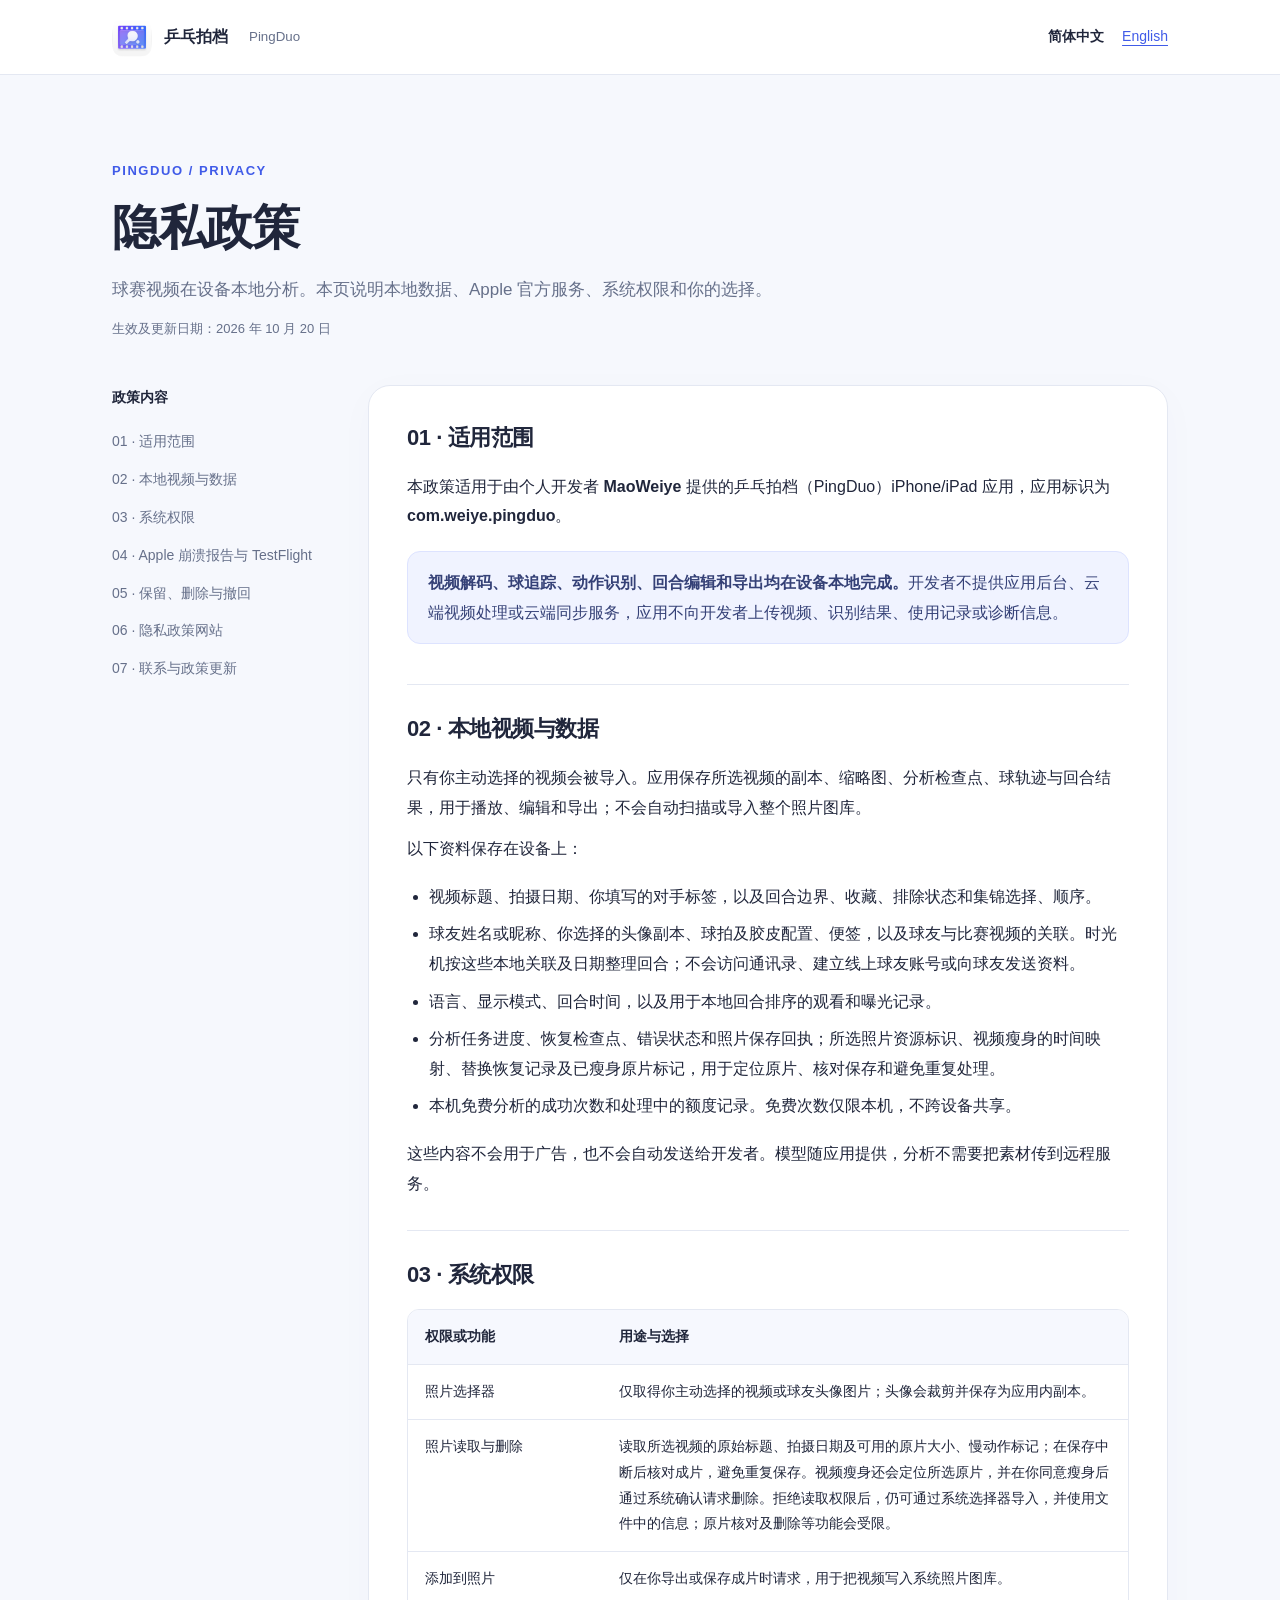
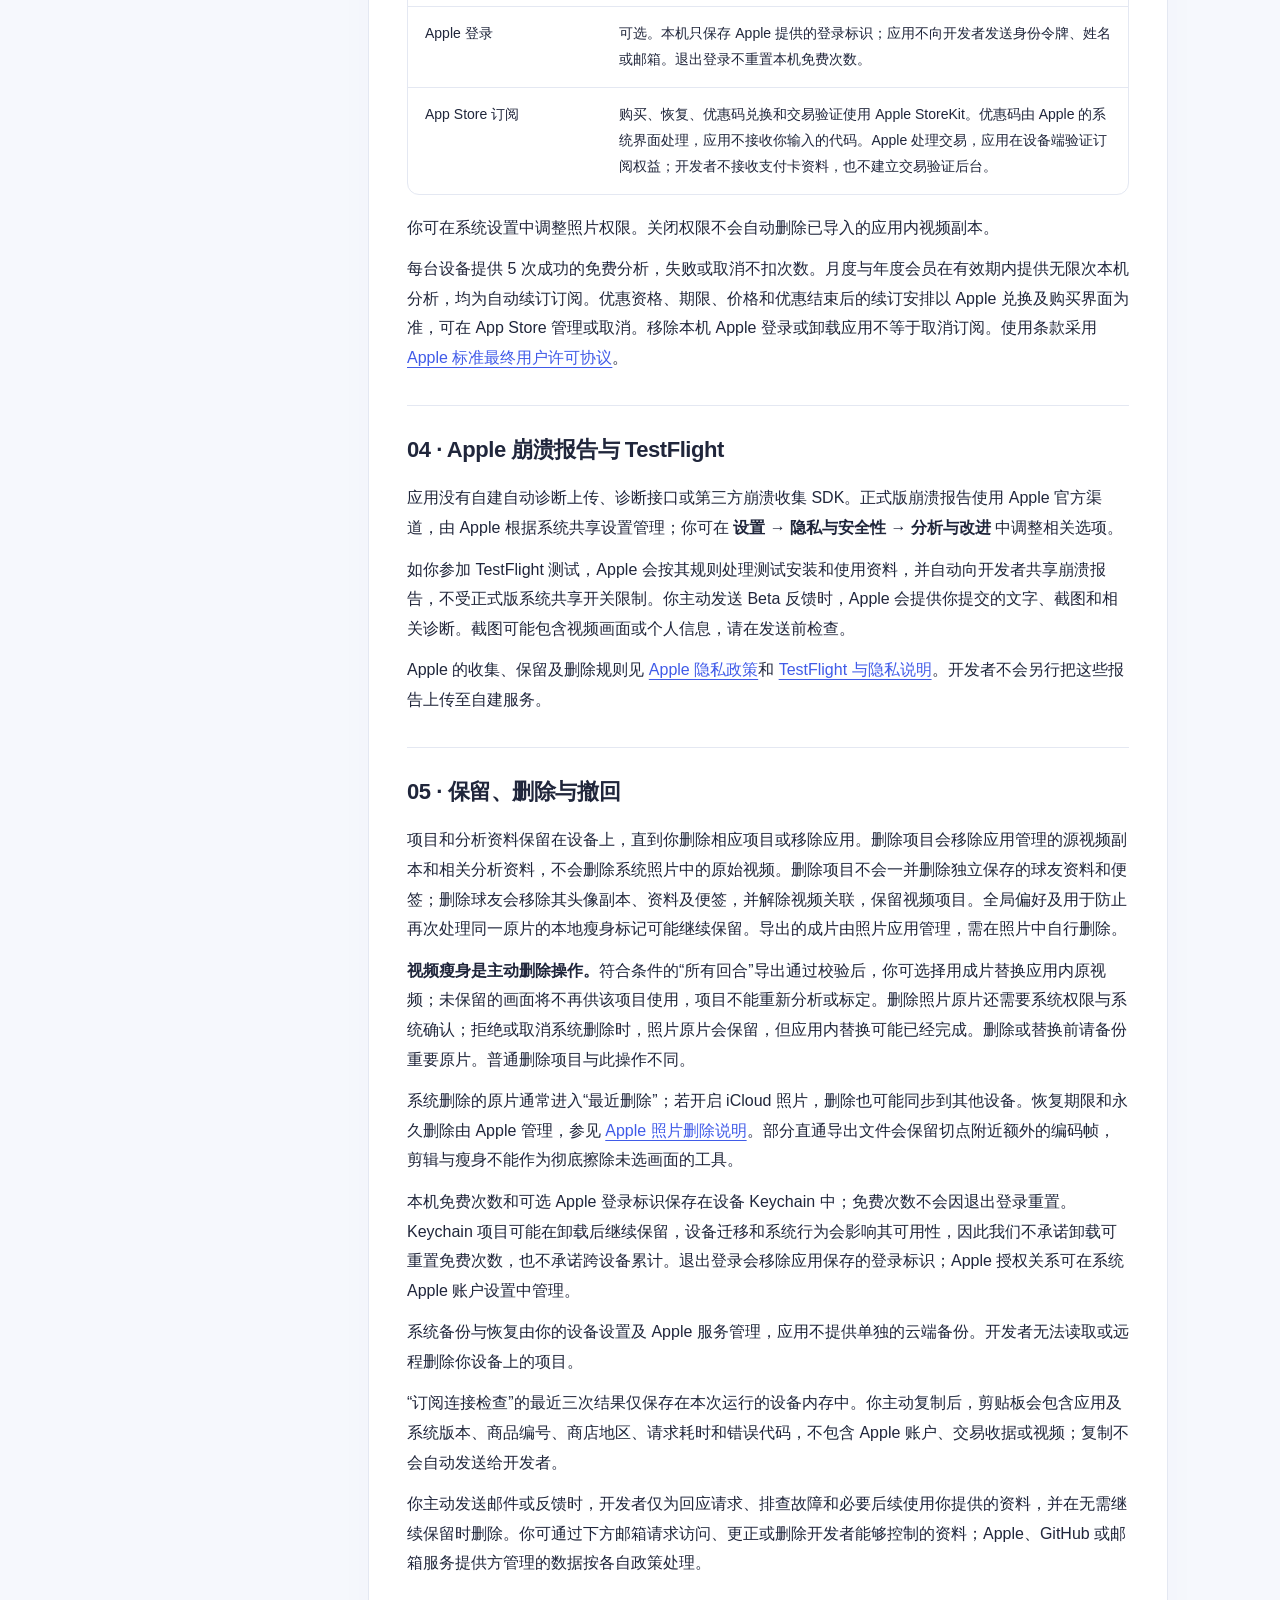
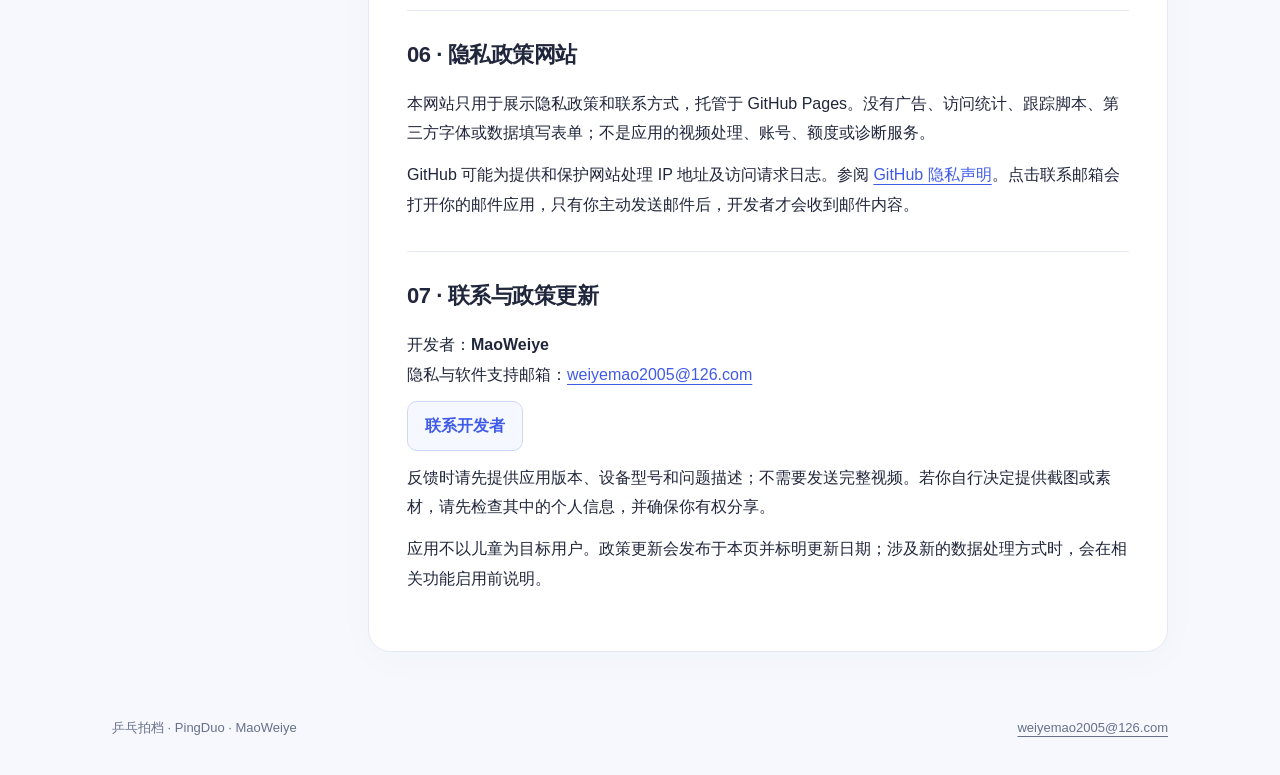
<file: index.html>
<!doctype html><html lang="zh-Hans"><head><meta charset="utf-8"><meta name="viewport" content="width=device-width,initial-scale=1"><title>隐私政策 · PingDuo</title><meta name="description" content="球赛视频在设备本地分析。本页说明本地数据、Apple 官方服务、系统权限和你的选择。"><link rel="stylesheet" href="styles.css?v=20261006"><link rel="icon" href="assets/app-icon.png"><link rel="alternate" hreflang="en" href="en/"><link rel="alternate" hreflang="zh-Hans" href="./"></head><body><header><div class="header-inner"><a class="brand" href="./"><img src="assets/app-icon.png" alt="" width="40" height="40">乒乓拍档<small>PingDuo</small></a><nav aria-label="Language"><a href="./" lang="zh-Hans" aria-current="page">简体中文</a><a href="en/" lang="en" >English</a></nav></div></header><main><div class="intro"><span class="eyebrow">PINGDUO / PRIVACY</span><h1>隐私政策</h1><p>球赛视频在设备本地分析。本页说明本地数据、Apple 官方服务、系统权限和你的选择。</p><div class="dates">生效及更新日期：2026 年 10 月 20 日</div></div><div class="layout"><aside class="contents" aria-label="Contents"><strong>政策内容</strong><div><a href="#scope">01 · 适用范围</a><a href="#local">02 · 本地视频与数据</a><a href="#permissions">03 · 系统权限</a><a href="#apple">04 · Apple 崩溃报告与 TestFlight</a><a href="#retention">05 · 保留、删除与撤回</a><a href="#website">06 · 隐私政策网站</a><a href="#contact">07 · 联系与政策更新</a></div></aside><article aria-label="Privacy policy"><section id="scope"><h2>01 · 适用范围</h2><p>本政策适用于由个人开发者 <strong>MaoWeiye</strong> 提供的乒乓拍档（PingDuo）iPhone/iPad 应用，应用标识为 <strong>com.weiye.pingduo</strong>。</p><div class="note"><p><strong>视频解码、球追踪、动作识别、回合编辑和导出均在设备本地完成。</strong>开发者不提供应用后台、云端视频处理或云端同步服务，应用不向开发者上传视频、识别结果、使用记录或诊断信息。</p></div></section>
<section id="local"><h2>02 · 本地视频与数据</h2><p>只有你主动选择的视频会被导入。应用保存所选视频的副本、缩略图、分析检查点、球轨迹与回合结果，用于播放、编辑和导出；不会自动扫描或导入整个照片图库。</p><p>以下资料保存在设备上：</p><ul><li>视频标题、拍摄日期、你填写的对手标签，以及回合边界、收藏、排除状态和集锦选择、顺序。</li><li>球友姓名或昵称、你选择的头像副本、球拍及胶皮配置、便签，以及球友与比赛视频的关联。时光机按这些本地关联及日期整理回合；不会访问通讯录、建立线上球友账号或向球友发送资料。</li><li>语言、显示模式、回合时间，以及用于本地回合排序的观看和曝光记录。</li><li>分析任务进度、恢复检查点、错误状态和照片保存回执；所选照片资源标识、视频瘦身的时间映射、替换恢复记录及已瘦身原片标记，用于定位原片、核对保存和避免重复处理。</li><li>本机免费分析的成功次数和处理中的额度记录。免费次数仅限本机，不跨设备共享。</li></ul><p>这些内容不会用于广告，也不会自动发送给开发者。模型随应用提供，分析不需要把素材传到远程服务。</p></section>
<section id="permissions"><h2>03 · 系统权限</h2><div class="table-wrap"><table><thead><tr><th>权限或功能</th><th>用途与选择</th></tr></thead><tbody><tr><td>照片选择器</td><td>仅取得你主动选择的视频或球友头像图片；头像会裁剪并保存为应用内副本。</td></tr><tr><td>照片读取与删除</td><td>读取所选视频的原始标题、拍摄日期及可用的原片大小、慢动作标记；在保存中断后核对成片，避免重复保存。视频瘦身还会定位所选原片，并在你同意瘦身后通过系统确认请求删除。拒绝读取权限后，仍可通过系统选择器导入，并使用文件中的信息；原片核对及删除等功能会受限。</td></tr><tr><td>添加到照片</td><td>仅在你导出或保存成片时请求，用于把视频写入系统照片图库。</td></tr><tr><td>Apple 登录</td><td>可选。本机只保存 Apple 提供的登录标识；应用不向开发者发送身份令牌、姓名或邮箱。退出登录不重置本机免费次数。</td></tr><tr><td>App Store 订阅</td><td>购买、恢复、优惠码兑换和交易验证使用 Apple StoreKit。优惠码由 Apple 的系统界面处理，应用不接收你输入的代码。Apple 处理交易，应用在设备端验证订阅权益；开发者不接收支付卡资料，也不建立交易验证后台。</td></tr></tbody></table></div><p>你可在系统设置中调整照片权限。关闭权限不会自动删除已导入的应用内视频副本。</p><p>每台设备提供 5 次成功的免费分析，失败或取消不扣次数。月度与年度会员在有效期内提供无限次本机分析，均为自动续订订阅。优惠资格、期限、价格和优惠结束后的续订安排以 Apple 兑换及购买界面为准，可在 App Store 管理或取消。移除本机 Apple 登录或卸载应用不等于取消订阅。使用条款采用 <a href="https://www.apple.com/legal/internet-services/itunes/dev/stdeula/">Apple 标准最终用户许可协议</a>。</p></section>
<section id="apple"><h2>04 · Apple 崩溃报告与 TestFlight</h2><p>应用没有自建自动诊断上传、诊断接口或第三方崩溃收集 SDK。正式版崩溃报告使用 Apple 官方渠道，由 Apple 根据系统共享设置管理；你可在 <strong>设置 → 隐私与安全性 → 分析与改进</strong> 中调整相关选项。</p><p>如你参加 TestFlight 测试，Apple 会按其规则处理测试安装和使用资料，并自动向开发者共享崩溃报告，不受正式版系统共享开关限制。你主动发送 Beta 反馈时，Apple 会提供你提交的文字、截图和相关诊断。截图可能包含视频画面或个人信息，请在发送前检查。</p><p>Apple 的收集、保留及删除规则见 <a href="https://www.apple.com/legal/privacy/">Apple 隐私政策</a>和 <a href="https://www.apple.com/legal/privacy/data/en/test-flight/">TestFlight 与隐私说明</a>。开发者不会另行把这些报告上传至自建服务。</p></section>
<section id="retention"><h2>05 · 保留、删除与撤回</h2><p>项目和分析资料保留在设备上，直到你删除相应项目或移除应用。删除项目会移除应用管理的源视频副本和相关分析资料，不会删除系统照片中的原始视频。删除项目不会一并删除独立保存的球友资料和便签；删除球友会移除其头像副本、资料及便签，并解除视频关联，保留视频项目。全局偏好及用于防止再次处理同一原片的本地瘦身标记可能继续保留。导出的成片由照片应用管理，需在照片中自行删除。</p><p><strong>视频瘦身是主动删除操作。</strong>符合条件的“所有回合”导出通过校验后，你可选择用成片替换应用内原视频；未保留的画面将不再供该项目使用，项目不能重新分析或标定。删除照片原片还需要系统权限与系统确认；拒绝或取消系统删除时，照片原片会保留，但应用内替换可能已经完成。删除或替换前请备份重要原片。普通删除项目与此操作不同。</p><p>系统删除的原片通常进入“最近删除”；若开启 iCloud 照片，删除也可能同步到其他设备。恢复期限和永久删除由 Apple 管理，参见 <a href="https://support.apple.com/zh-cn/104967">Apple 照片删除说明</a>。部分直通导出文件会保留切点附近额外的编码帧，剪辑与瘦身不能作为彻底擦除未选画面的工具。</p><p>本机免费次数和可选 Apple 登录标识保存在设备 Keychain 中；免费次数不会因退出登录重置。Keychain 项目可能在卸载后继续保留，设备迁移和系统行为会影响其可用性，因此我们不承诺卸载可重置免费次数，也不承诺跨设备累计。退出登录会移除应用保存的登录标识；Apple 授权关系可在系统 Apple 账户设置中管理。</p><p>系统备份与恢复由你的设备设置及 Apple 服务管理，应用不提供单独的云端备份。开发者无法读取或远程删除你设备上的项目。</p><p>“订阅连接检查”的最近三次结果仅保存在本次运行的设备内存中。你主动复制后，剪贴板会包含应用及系统版本、商品编号、商店地区、请求耗时和错误代码，不包含 Apple 账户、交易收据或视频；复制不会自动发送给开发者。</p><p>你主动发送邮件或反馈时，开发者仅为回应请求、排查故障和必要后续使用你提供的资料，并在无需继续保留时删除。你可通过下方邮箱请求访问、更正或删除开发者能够控制的资料；Apple、GitHub 或邮箱服务提供方管理的数据按各自政策处理。</p></section>
<section id="website"><h2>06 · 隐私政策网站</h2><p>本网站只用于展示隐私政策和联系方式，托管于 GitHub Pages。没有广告、访问统计、跟踪脚本、第三方字体或数据填写表单；不是应用的视频处理、账号、额度或诊断服务。</p><p>GitHub 可能为提供和保护网站处理 IP 地址及访问请求日志。参阅 <a href="https://docs.github.com/en/site-policy/privacy-policies/github-general-privacy-statement">GitHub 隐私声明</a>。点击联系邮箱会打开你的邮件应用，只有你主动发送邮件后，开发者才会收到邮件内容。</p></section>
<section id="contact"><h2>07 · 联系与政策更新</h2><p>开发者：<strong>MaoWeiye</strong><br>隐私与软件支持邮箱：<a href="mailto:weiyemao2005@126.com">weiyemao2005@126.com</a></p><a class="contact" href="mailto:weiyemao2005@126.com">联系开发者</a><p>反馈时请先提供应用版本、设备型号和问题描述；不需要发送完整视频。若你自行决定提供截图或素材，请先检查其中的个人信息，并确保你有权分享。</p><p>应用不以儿童为目标用户。政策更新会发布于本页并标明更新日期；涉及新的数据处理方式时，会在相关功能启用前说明。</p></section></article></div></main><footer><span>乒乓拍档 · PingDuo · MaoWeiye</span><span><a href="mailto:weiyemao2005@126.com">weiyemao2005@126.com</a></span></footer></body></html>
</file>
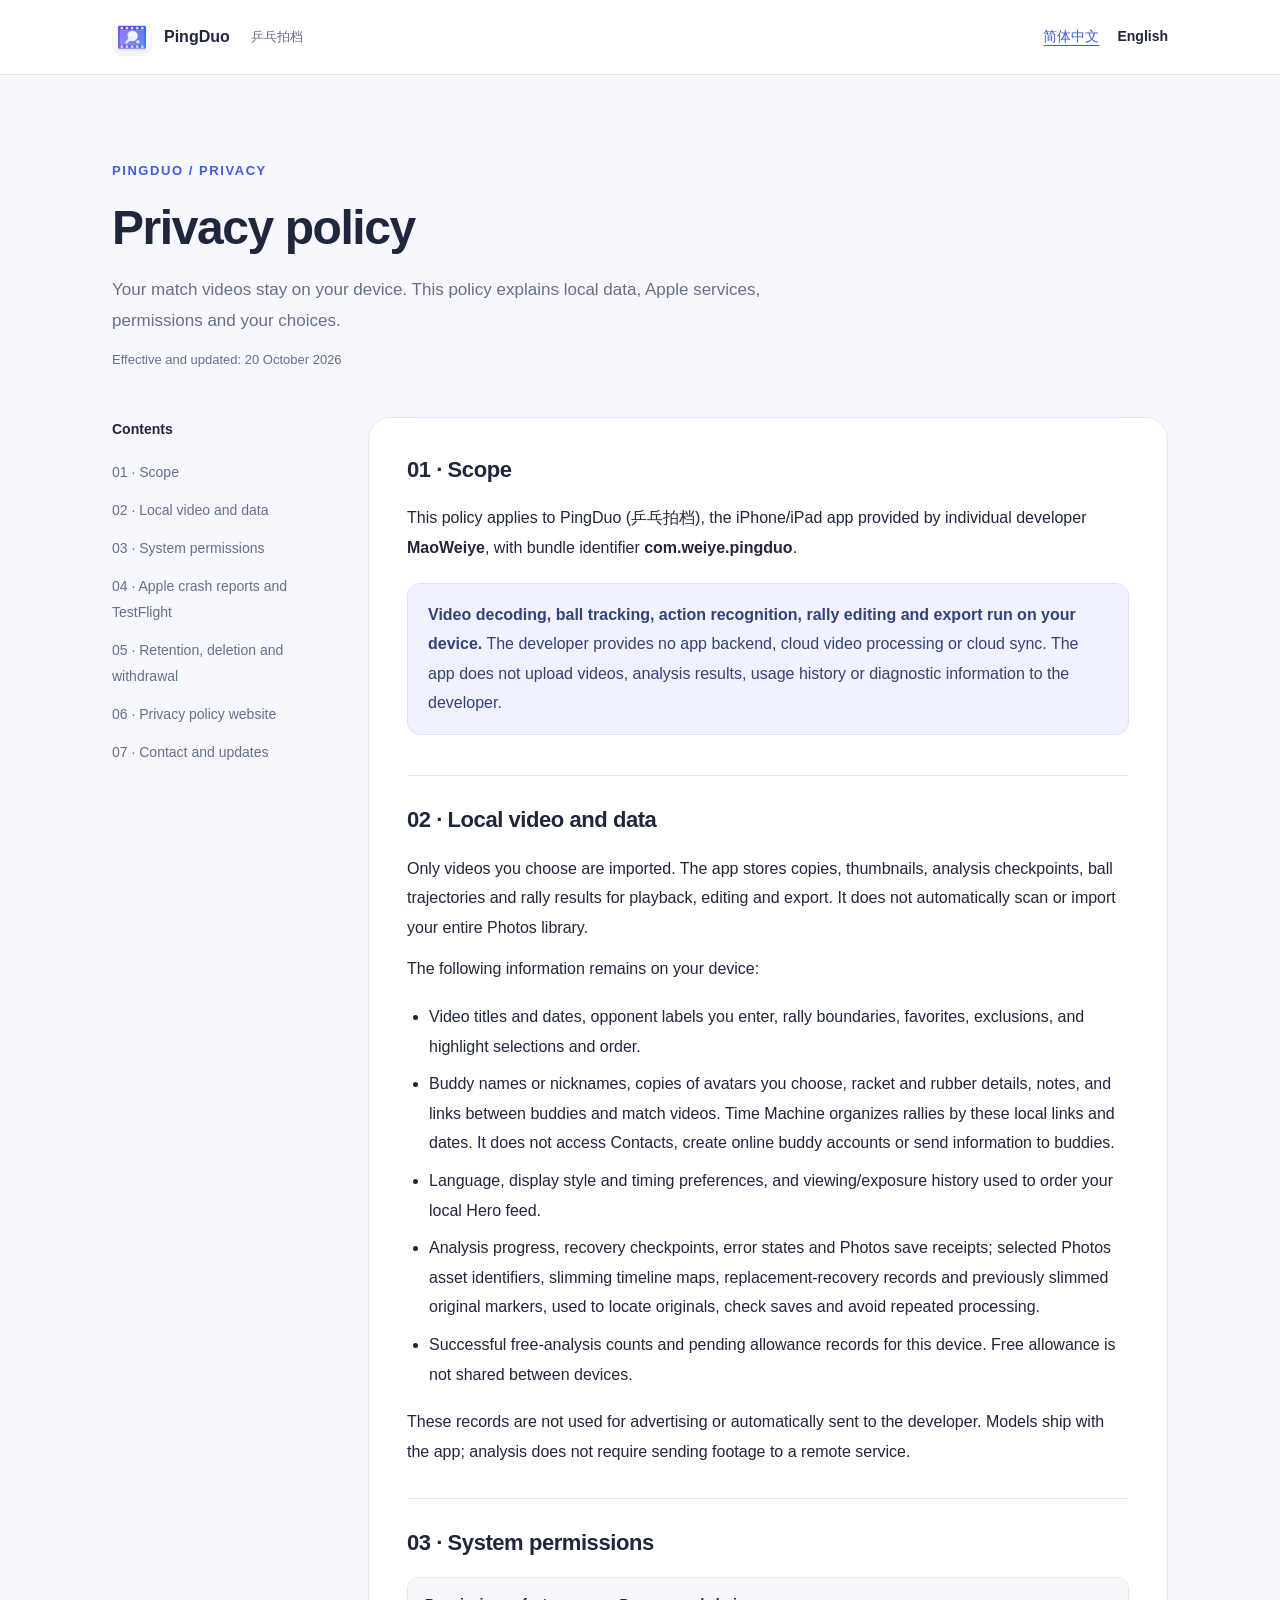
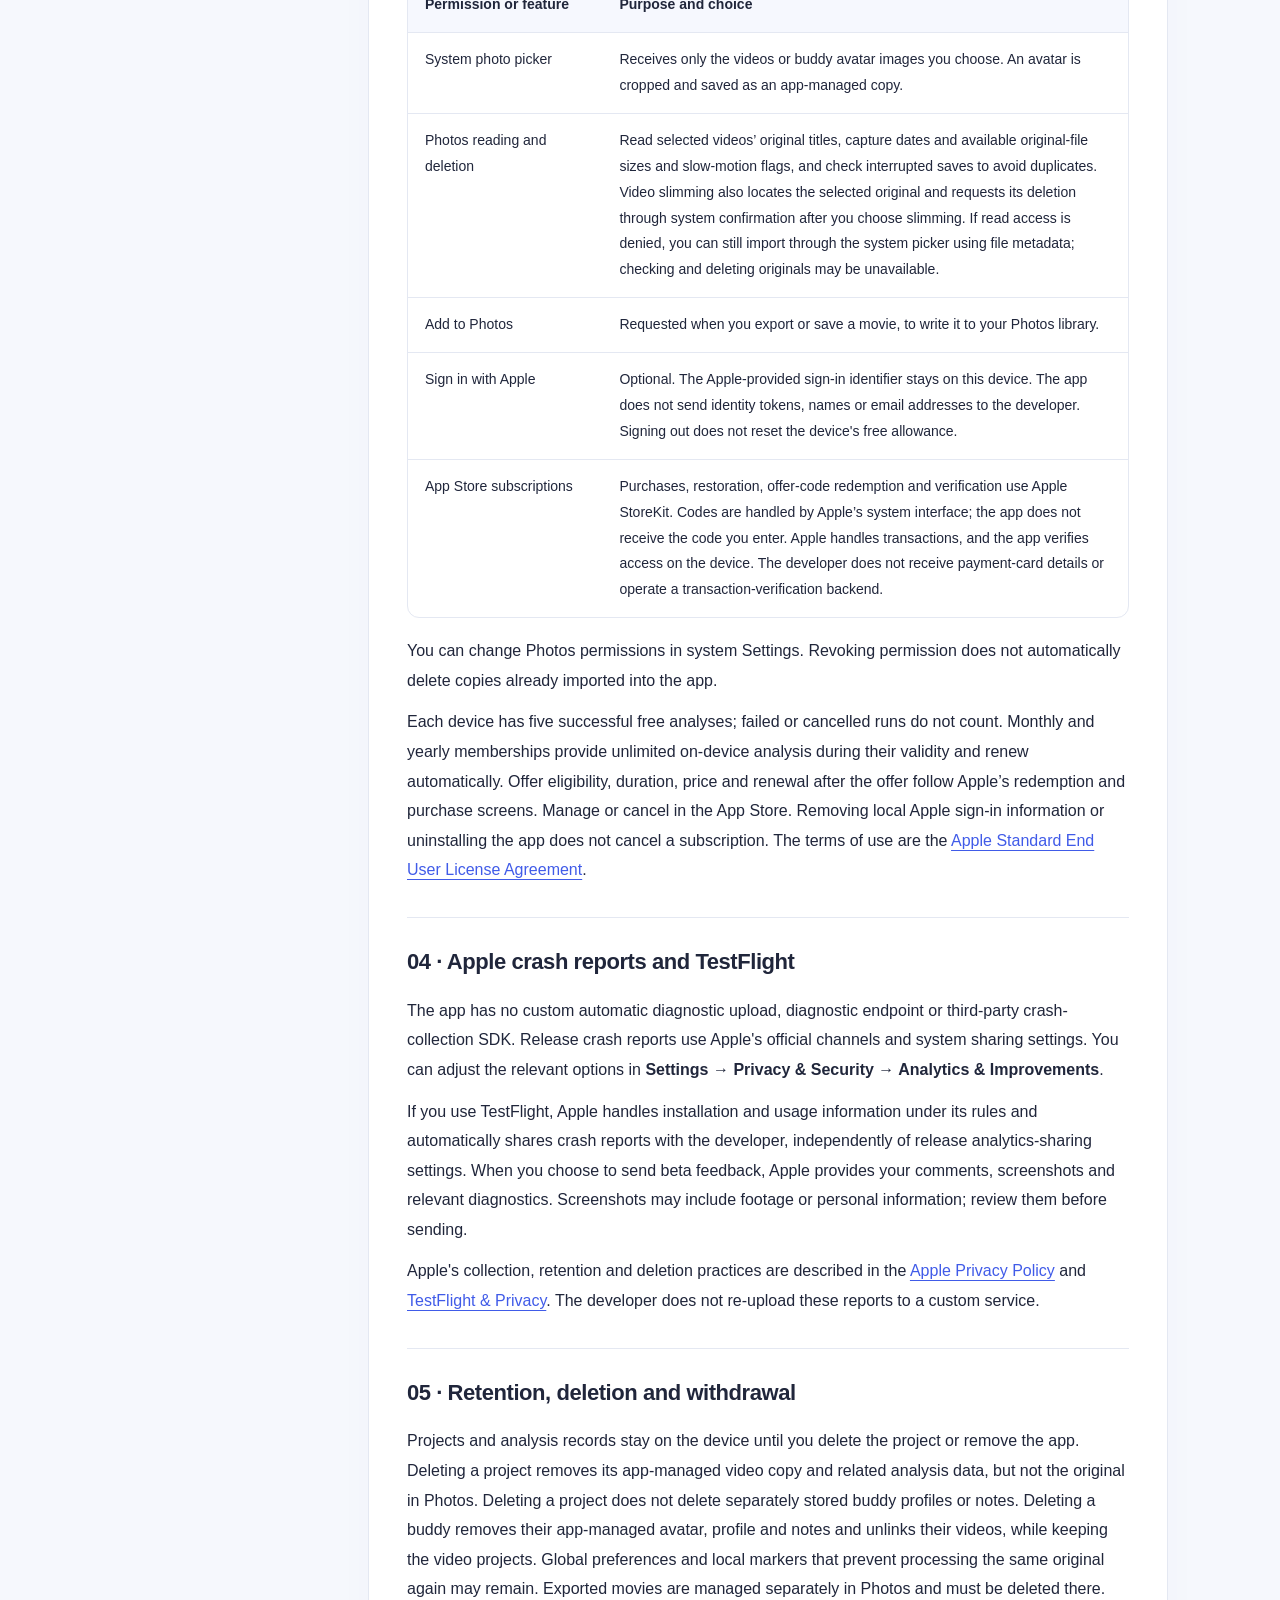
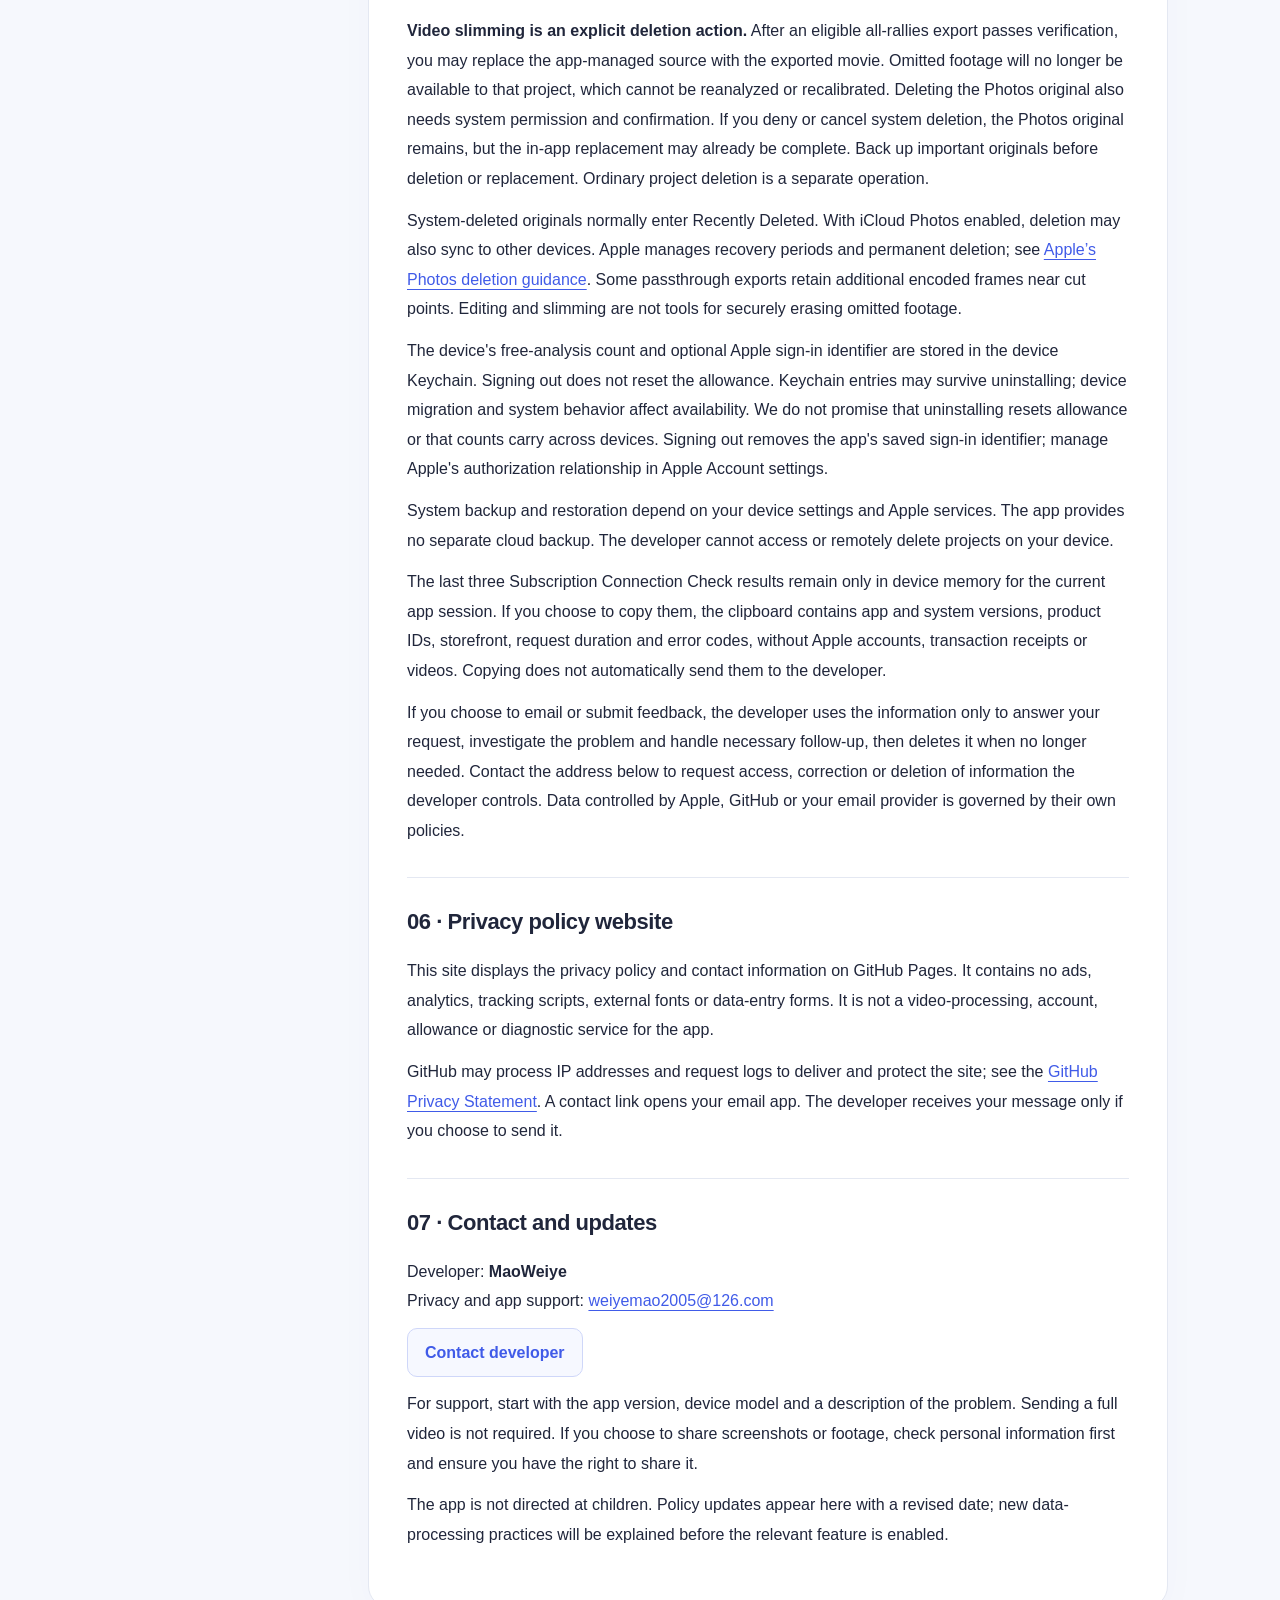
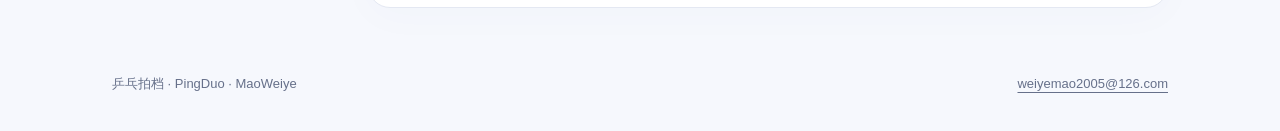
<file: en/index.html>
<!doctype html><html lang="en"><head><meta charset="utf-8"><meta name="viewport" content="width=device-width,initial-scale=1"><title>Privacy policy · PingDuo</title><meta name="description" content="Your match videos stay on your device. This policy explains local data, Apple services, permissions and your choices."><link rel="stylesheet" href="../styles.css?v=20261006"><link rel="icon" href="../assets/app-icon.png"><link rel="alternate" hreflang="en" href="../en/"><link rel="alternate" hreflang="zh-Hans" href="../"></head><body><header><div class="header-inner"><a class="brand" href="../"><img src="../assets/app-icon.png" alt="" width="40" height="40">PingDuo<small>乒乓拍档</small></a><nav aria-label="Language"><a href="../" lang="zh-Hans" >简体中文</a><a href="../en/" lang="en" aria-current="page">English</a></nav></div></header><main><div class="intro"><span class="eyebrow">PINGDUO / PRIVACY</span><h1>Privacy policy</h1><p>Your match videos stay on your device. This policy explains local data, Apple services, permissions and your choices.</p><div class="dates">Effective and updated: 20 October 2026</div></div><div class="layout"><aside class="contents" aria-label="Contents"><strong>Contents</strong><div><a href="#scope">01 · Scope</a><a href="#local">02 · Local video and data</a><a href="#permissions">03 · System permissions</a><a href="#apple">04 · Apple crash reports and TestFlight</a><a href="#retention">05 · Retention, deletion and withdrawal</a><a href="#website">06 · Privacy policy website</a><a href="#contact">07 · Contact and updates</a></div></aside><article aria-label="Privacy policy"><section id="scope"><h2>01 · Scope</h2><p>This policy applies to PingDuo (乒乓拍档), the iPhone/iPad app provided by individual developer <strong>MaoWeiye</strong>, with bundle identifier <strong>com.weiye.pingduo</strong>.</p><div class="note"><p><strong>Video decoding, ball tracking, action recognition, rally editing and export run on your device.</strong> The developer provides no app backend, cloud video processing or cloud sync. The app does not upload videos, analysis results, usage history or diagnostic information to the developer.</p></div></section>
<section id="local"><h2>02 · Local video and data</h2><p>Only videos you choose are imported. The app stores copies, thumbnails, analysis checkpoints, ball trajectories and rally results for playback, editing and export. It does not automatically scan or import your entire Photos library.</p><p>The following information remains on your device:</p><ul><li>Video titles and dates, opponent labels you enter, rally boundaries, favorites, exclusions, and highlight selections and order.</li><li>Buddy names or nicknames, copies of avatars you choose, racket and rubber details, notes, and links between buddies and match videos. Time Machine organizes rallies by these local links and dates. It does not access Contacts, create online buddy accounts or send information to buddies.</li><li>Language, display style and timing preferences, and viewing/exposure history used to order your local Hero feed.</li><li>Analysis progress, recovery checkpoints, error states and Photos save receipts; selected Photos asset identifiers, slimming timeline maps, replacement-recovery records and previously slimmed original markers, used to locate originals, check saves and avoid repeated processing.</li><li>Successful free-analysis counts and pending allowance records for this device. Free allowance is not shared between devices.</li></ul><p>These records are not used for advertising or automatically sent to the developer. Models ship with the app; analysis does not require sending footage to a remote service.</p></section>
<section id="permissions"><h2>03 · System permissions</h2><div class="table-wrap"><table><thead><tr><th>Permission or feature</th><th>Purpose and choice</th></tr></thead><tbody><tr><td>System photo picker</td><td>Receives only the videos or buddy avatar images you choose. An avatar is cropped and saved as an app-managed copy.</td></tr><tr><td>Photos reading and deletion</td><td>Read selected videos’ original titles, capture dates and available original-file sizes and slow-motion flags, and check interrupted saves to avoid duplicates. Video slimming also locates the selected original and requests its deletion through system confirmation after you choose slimming. If read access is denied, you can still import through the system picker using file metadata; checking and deleting originals may be unavailable.</td></tr><tr><td>Add to Photos</td><td>Requested when you export or save a movie, to write it to your Photos library.</td></tr><tr><td>Sign in with Apple</td><td>Optional. The Apple-provided sign-in identifier stays on this device. The app does not send identity tokens, names or email addresses to the developer. Signing out does not reset the device's free allowance.</td></tr><tr><td>App Store subscriptions</td><td>Purchases, restoration, offer-code redemption and verification use Apple StoreKit. Codes are handled by Apple’s system interface; the app does not receive the code you enter. Apple handles transactions, and the app verifies access on the device. The developer does not receive payment-card details or operate a transaction-verification backend.</td></tr></tbody></table></div><p>You can change Photos permissions in system Settings. Revoking permission does not automatically delete copies already imported into the app.</p><p>Each device has five successful free analyses; failed or cancelled runs do not count. Monthly and yearly memberships provide unlimited on-device analysis during their validity and renew automatically. Offer eligibility, duration, price and renewal after the offer follow Apple’s redemption and purchase screens. Manage or cancel in the App Store. Removing local Apple sign-in information or uninstalling the app does not cancel a subscription. The terms of use are the <a href="https://www.apple.com/legal/internet-services/itunes/dev/stdeula/">Apple Standard End User License Agreement</a>.</p></section>
<section id="apple"><h2>04 · Apple crash reports and TestFlight</h2><p>The app has no custom automatic diagnostic upload, diagnostic endpoint or third-party crash-collection SDK. Release crash reports use Apple's official channels and system sharing settings. You can adjust the relevant options in <strong>Settings → Privacy &amp; Security → Analytics &amp; Improvements</strong>.</p><p>If you use TestFlight, Apple handles installation and usage information under its rules and automatically shares crash reports with the developer, independently of release analytics-sharing settings. When you choose to send beta feedback, Apple provides your comments, screenshots and relevant diagnostics. Screenshots may include footage or personal information; review them before sending.</p><p>Apple's collection, retention and deletion practices are described in the <a href="https://www.apple.com/legal/privacy/">Apple Privacy Policy</a> and <a href="https://www.apple.com/legal/privacy/data/en/test-flight/">TestFlight &amp; Privacy</a>. The developer does not re-upload these reports to a custom service.</p></section>
<section id="retention"><h2>05 · Retention, deletion and withdrawal</h2><p>Projects and analysis records stay on the device until you delete the project or remove the app. Deleting a project removes its app-managed video copy and related analysis data, but not the original in Photos. Deleting a project does not delete separately stored buddy profiles or notes. Deleting a buddy removes their app-managed avatar, profile and notes and unlinks their videos, while keeping the video projects. Global preferences and local markers that prevent processing the same original again may remain. Exported movies are managed separately in Photos and must be deleted there.</p><p><strong>Video slimming is an explicit deletion action.</strong> After an eligible all-rallies export passes verification, you may replace the app-managed source with the exported movie. Omitted footage will no longer be available to that project, which cannot be reanalyzed or recalibrated. Deleting the Photos original also needs system permission and confirmation. If you deny or cancel system deletion, the Photos original remains, but the in-app replacement may already be complete. Back up important originals before deletion or replacement. Ordinary project deletion is a separate operation.</p><p>System-deleted originals normally enter Recently Deleted. With iCloud Photos enabled, deletion may also sync to other devices. Apple manages recovery periods and permanent deletion; see <a href="https://support.apple.com/en-us/104967">Apple’s Photos deletion guidance</a>. Some passthrough exports retain additional encoded frames near cut points. Editing and slimming are not tools for securely erasing omitted footage.</p><p>The device's free-analysis count and optional Apple sign-in identifier are stored in the device Keychain. Signing out does not reset the allowance. Keychain entries may survive uninstalling; device migration and system behavior affect availability. We do not promise that uninstalling resets allowance or that counts carry across devices. Signing out removes the app's saved sign-in identifier; manage Apple's authorization relationship in Apple Account settings.</p><p>System backup and restoration depend on your device settings and Apple services. The app provides no separate cloud backup. The developer cannot access or remotely delete projects on your device.</p><p>The last three Subscription Connection Check results remain only in device memory for the current app session. If you choose to copy them, the clipboard contains app and system versions, product IDs, storefront, request duration and error codes, without Apple accounts, transaction receipts or videos. Copying does not automatically send them to the developer.</p><p>If you choose to email or submit feedback, the developer uses the information only to answer your request, investigate the problem and handle necessary follow-up, then deletes it when no longer needed. Contact the address below to request access, correction or deletion of information the developer controls. Data controlled by Apple, GitHub or your email provider is governed by their own policies.</p></section>
<section id="website"><h2>06 · Privacy policy website</h2><p>This site displays the privacy policy and contact information on GitHub Pages. It contains no ads, analytics, tracking scripts, external fonts or data-entry forms. It is not a video-processing, account, allowance or diagnostic service for the app.</p><p>GitHub may process IP addresses and request logs to deliver and protect the site; see the <a href="https://docs.github.com/en/site-policy/privacy-policies/github-general-privacy-statement">GitHub Privacy Statement</a>. A contact link opens your email app. The developer receives your message only if you choose to send it.</p></section>
<section id="contact"><h2>07 · Contact and updates</h2><p>Developer: <strong>MaoWeiye</strong><br>Privacy and app support: <a href="mailto:weiyemao2005@126.com">weiyemao2005@126.com</a></p><a class="contact" href="mailto:weiyemao2005@126.com">Contact developer</a><p>For support, start with the app version, device model and a description of the problem. Sending a full video is not required. If you choose to share screenshots or footage, check personal information first and ensure you have the right to share it.</p><p>The app is not directed at children. Policy updates appear here with a revised date; new data-processing practices will be explained before the relevant feature is enabled.</p></section></article></div></main><footer><span>乒乓拍档 · PingDuo · MaoWeiye</span><span><a href="mailto:weiyemao2005@126.com">weiyemao2005@126.com</a></span></footer></body></html>
</file>
<file: styles.css>
:root{color-scheme:light;--ink:#20263b;--muted:#66708a;--line:#e4e8f2;--blue:#405be8;--purple:#7948e7;--paper:#fff;--bg:#f6f8fd}
*{box-sizing:border-box}html{scroll-behavior:smooth;scroll-padding-top:100px}body{margin:0;color:var(--ink);background:var(--bg);font:16px/1.85 -apple-system,BlinkMacSystemFont,"Segoe UI","PingFang SC","Microsoft YaHei",sans-serif}a{color:var(--blue);text-underline-offset:4px}a:hover{color:var(--purple)}a:focus-visible{outline:3px solid #8b9cff;outline-offset:5px;border-radius:3px}header{background:#ffffffeb;border-bottom:1px solid var(--line);position:sticky;top:0;z-index:2;backdrop-filter:blur(14px)}.header-inner{max-width:1120px;margin:auto;padding:17px 32px;display:flex;justify-content:space-between;align-items:center;gap:20px}.brand{display:flex;align-items:center;gap:12px;color:var(--ink);text-decoration:none;font-weight:700}.brand img{width:40px;height:40px;border-radius:10px}.brand small{font-weight:500;color:var(--muted);margin-left:9px}nav{display:flex;gap:18px;font-size:14px}nav [aria-current]{font-weight:700;color:var(--ink);text-decoration:none}main{max-width:1120px;margin:auto;padding:48px 32px 64px}.intro{padding:32px 0 44px;max-width:820px}.eyebrow{color:var(--blue);font-weight:650;font-size:13px;letter-spacing:.12em}.intro h1{font-size:clamp(32px,5vw,48px);line-height:1.25;letter-spacing:-.03em;margin:13px 0 16px}.intro p{color:var(--muted);max-width:680px;font-size:17px}.dates{font-size:13px;color:var(--muted)}.layout{display:grid;grid-template-columns:210px minmax(0,1fr);gap:46px;align-items:start}.contents{position:sticky;top:105px;font-size:14px}.contents strong{display:block;margin-bottom:12px}.contents a{display:block;color:var(--muted);text-decoration:none;padding:6px 0}.contents a:hover{color:var(--blue)}article{min-width:0;background:var(--paper);border:1px solid var(--line);border-radius:22px;padding:8px 38px 26px;box-shadow:0 8px 40px #2d427306}section{padding:29px 0 20px;border-bottom:1px solid var(--line)}section:last-child{border-bottom:0}h2{font-size:22px;line-height:1.4;letter-spacing:-.02em;margin:0 0 18px}p{margin:12px 0}ul{padding-left:22px;margin:14px 0}li{padding:4px 0}strong{font-weight:650}.note{background:#f0f3ff;border:1px solid #dde3ff;border-radius:13px;padding:16px 20px;margin:20px 0;color:#354177}.note p{margin:0}.table-wrap{overflow:auto;border:1px solid var(--line);border-radius:12px;margin:18px 0}table{width:100%;border-collapse:collapse;font-size:14px;min-width:440px}th,td{text-align:left;padding:14px 17px;vertical-align:top;border-bottom:1px solid var(--line)}th{background:#f6f8fe;font-weight:650}tr:last-child td{border-bottom:0}th:first-child,td:first-child{width:27%}.subtle{color:var(--muted);font-size:14px}.contact{display:inline-block;text-decoration:none;border:1px solid #cfd7f9;padding:9px 17px;border-radius:10px;font-weight:600;background:#f6f8ff}footer{max-width:1120px;margin:auto;padding:0 32px 35px;font-size:13px;color:var(--muted);display:flex;justify-content:space-between;gap:16px}footer a{color:var(--muted)}@media(max-width:800px){.layout{grid-template-columns:minmax(0,1fr);gap:22px}.contents{position:static;border-top:1px solid var(--line);padding-top:18px}.contents div{display:flex;flex-wrap:wrap;gap:2px 20px}.contents a{font-size:13px}.intro{padding:13px 0 26px}main{padding-top:30px}article{padding:4px 25px 20px}}@media(max-width:480px){.header-inner{padding:13px 20px}.brand{gap:9px;font-size:15px}.brand small{display:none}.brand img{width:34px;height:34px}nav{gap:12px;font-size:13px}main{padding:28px 20px 40px}article{border-radius:16px;padding:2px 20px 20px}h2{font-size:20px}.intro p{font-size:16px}.note{padding:14px 16px}footer{padding:0 20px 30px;flex-direction:column;gap:4px}}@media(prefers-reduced-motion:reduce){html{scroll-behavior:auto}}
</file>
